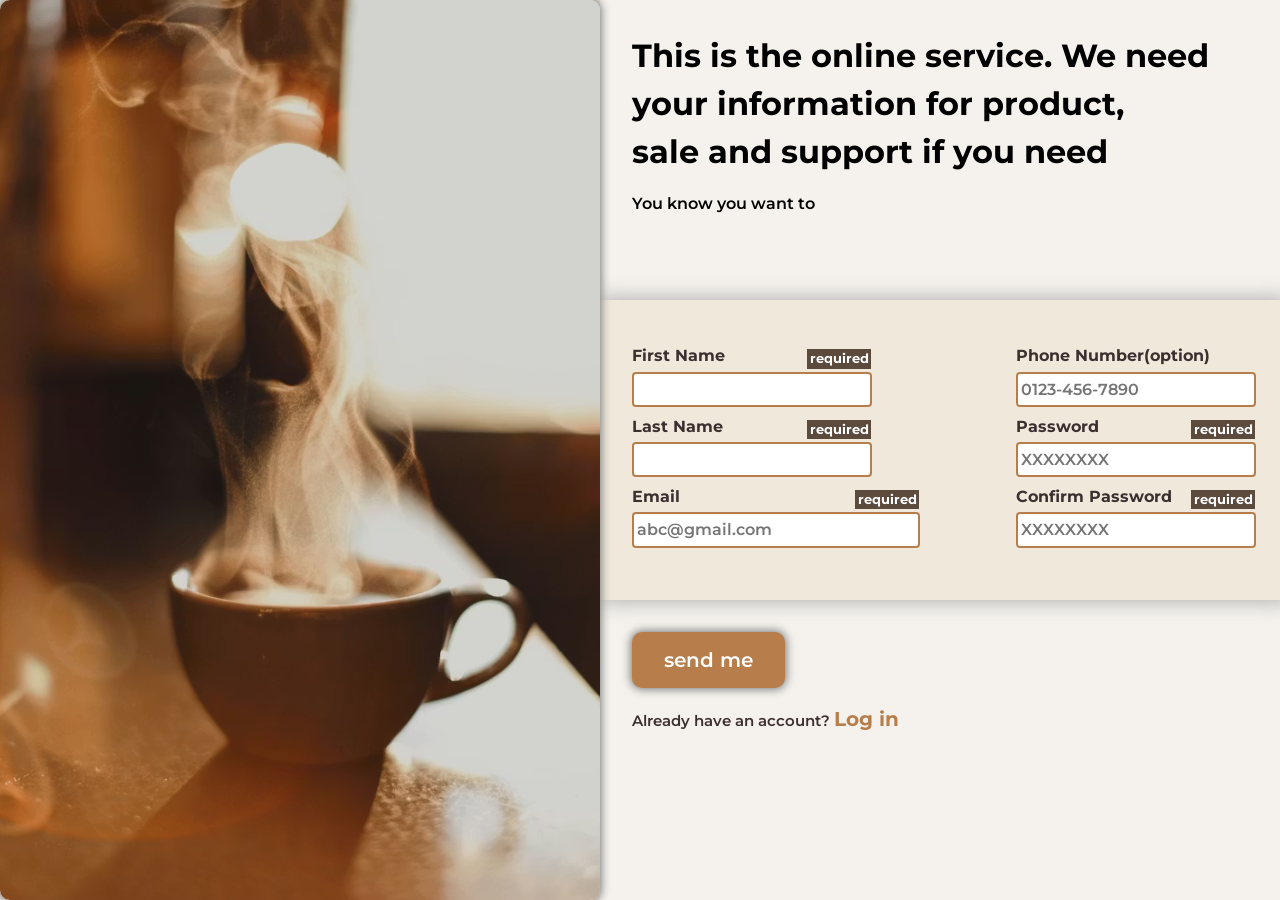
<file: index.html>
<!DOCTYPE html>
<html lang="en">
<head>
    <meta charset="UTF-8">
    <meta name="viewport" content="width=device-width, initial-scale=1.0">
    <title>Sign up</title>
    <link rel="stylesheet" href="style.css">
    <script src="script.js" defer></script>
</head>
<body>
    <div class="sign_in">
        <div class="image">
            <img src="image/side_picture.avif" alt="image">
        </div>
        <form id="form" class="form_signin" action="#" method="get">
            <div class="head_form">
                <h1 class="title">This is the online service. We need your information for product, sale and support if you need </h1>
                <p class="description">You know you want to</p>
            </div>
            <div class="body_form">
                <div class="left">
                    <div class="firstname">
                        <label for="fname">First Name</label>
                        <input type="text" name="fname" id="fname" required>
                        <span></span>
                    </div>
                    <div class="lastname">
                        <label for="lname">Last Name</label>
                        <input type="text" name="lname" id="lname" required>
                        <span></span>
                    </div>
                    <div class="email_user">
                        <label for="email">Email</label>
                        <input type="email" name="email" id="email" placeholder="abc@gmail.com" required>
                        <span></span>
                    </div>
                </div>
                <div class="right">
                    <div class="phone_number">
                        <label for="phone">Phone Number(option)</label>
                        <input type="tel" name="phone" id="phone" placeholder="0123-456-7890">
                        <span></span>
                    </div>
                    <div class="password_field">
                        <label for="password">Password</label>
                        <input type="password" name="password" id="password" placeholder="XXXXXXXX" required minlength="8" maxlength="100">
                        <span></span>

                        <ul class="password_rule">
                            <li id="length">at least 8 character</li>
                            <li id="number">at least 1 number</li>
                            <li id="character">at least 1 alphabet</li>
                        </ul>
                    </div>
                    <div class="confirm_password">
                        <label for="confirm">Confirm Password</label>
                        <input type="password" name="confirm" id="confirm" placeholder="XXXXXXXX" required maxlength="10">
                        <span></span>
                    </div>
                </div>
            </div>
            <div class="foot_form">
                <button id="btn" type="submit">send me</button>
                <p>Already have an account? <span class="log">Log in</span></p>
            </div>
        </form>
    </div>
</body>
</html>
</file>
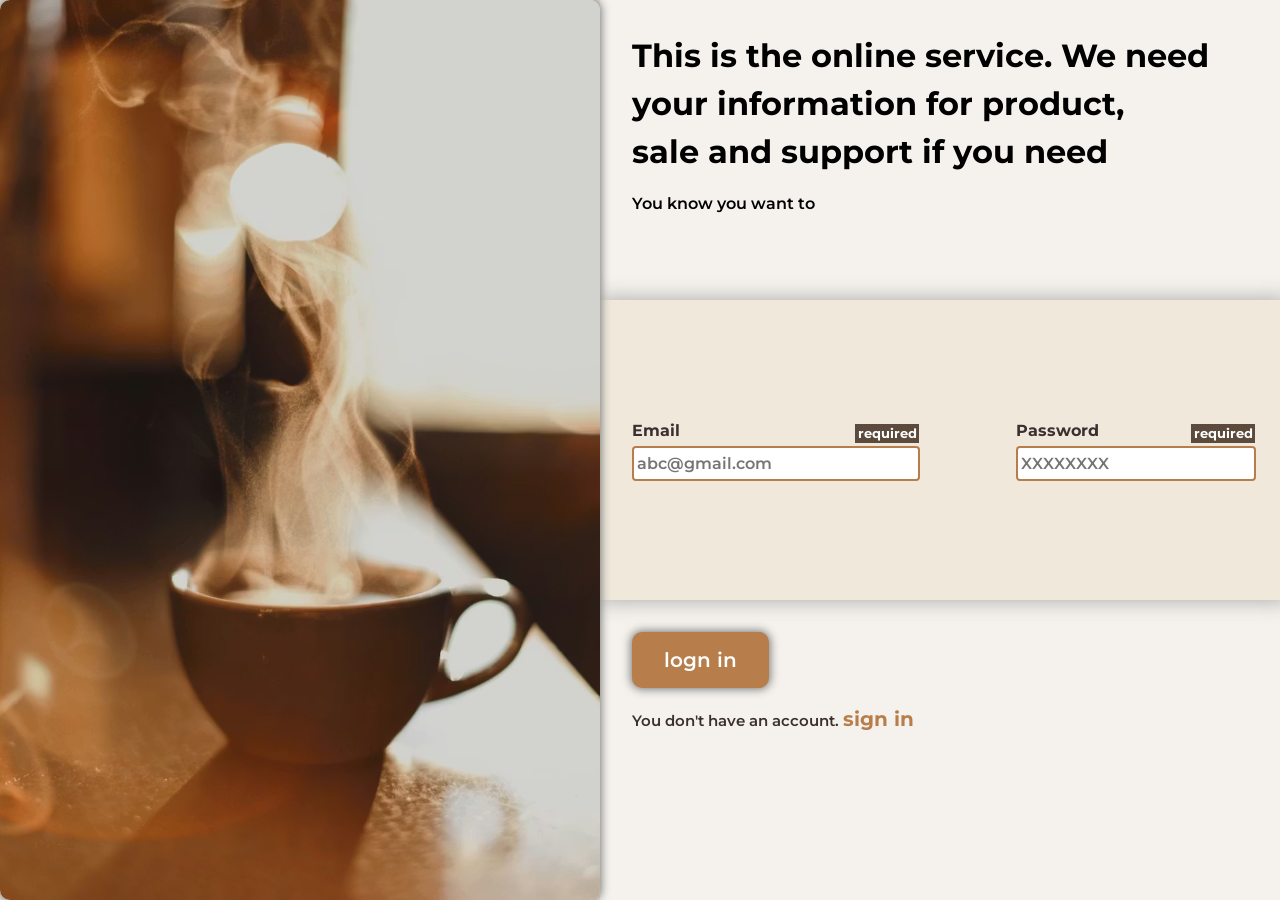
<file: login.html>
<!doctype html>
<html lang="en">
  <head>
    <meta charset="UTF-8" />
    <meta name="viewport" content="width=device-width, initial-scale=1.0" />
    <title>Sign up</title>
    <link rel="stylesheet" href="style.css" />
    <script src="script.js" defer></script>
  </head>
  <body>
    <div class="sign_in">
      <div class="image">
        <img src="image/side_picture.avif" alt="image" />
      </div>
      <form id="form" class="form_signin" action="#" method="get">
        <div class="head_form">
          <h1 class="title">
            This is the online service. We need your information for product,
            sale and support if you need
          </h1>
          <p class="description">You know you want to</p>
        </div>
        <div class="body_form">
          <div class="email_user">
            <label for="email">Email</label>
            <input
              type="email"
              name="email"
              id="email"
              placeholder="abc@gmail.com"
              required
            />
            <span></span>
          </div>
          <div class="password_field">
            <label for="password">Password</label>
            <input
              type="password"
              name="password"
              id="password"
              placeholder="XXXXXXXX"
              required
              minlength="8"
              maxlength="100"
            />
            <span></span>
          </div>
        </div>
        <div class="foot_form">
          <button id="btn" type="submit">logn in</button>
          <p>
            You don't have an account.
            <a href="signin.html"><span class="sign">sign in</span></a>
          </p>
        </div>
      </form>
    </div>
  </body>
</html>
</file>
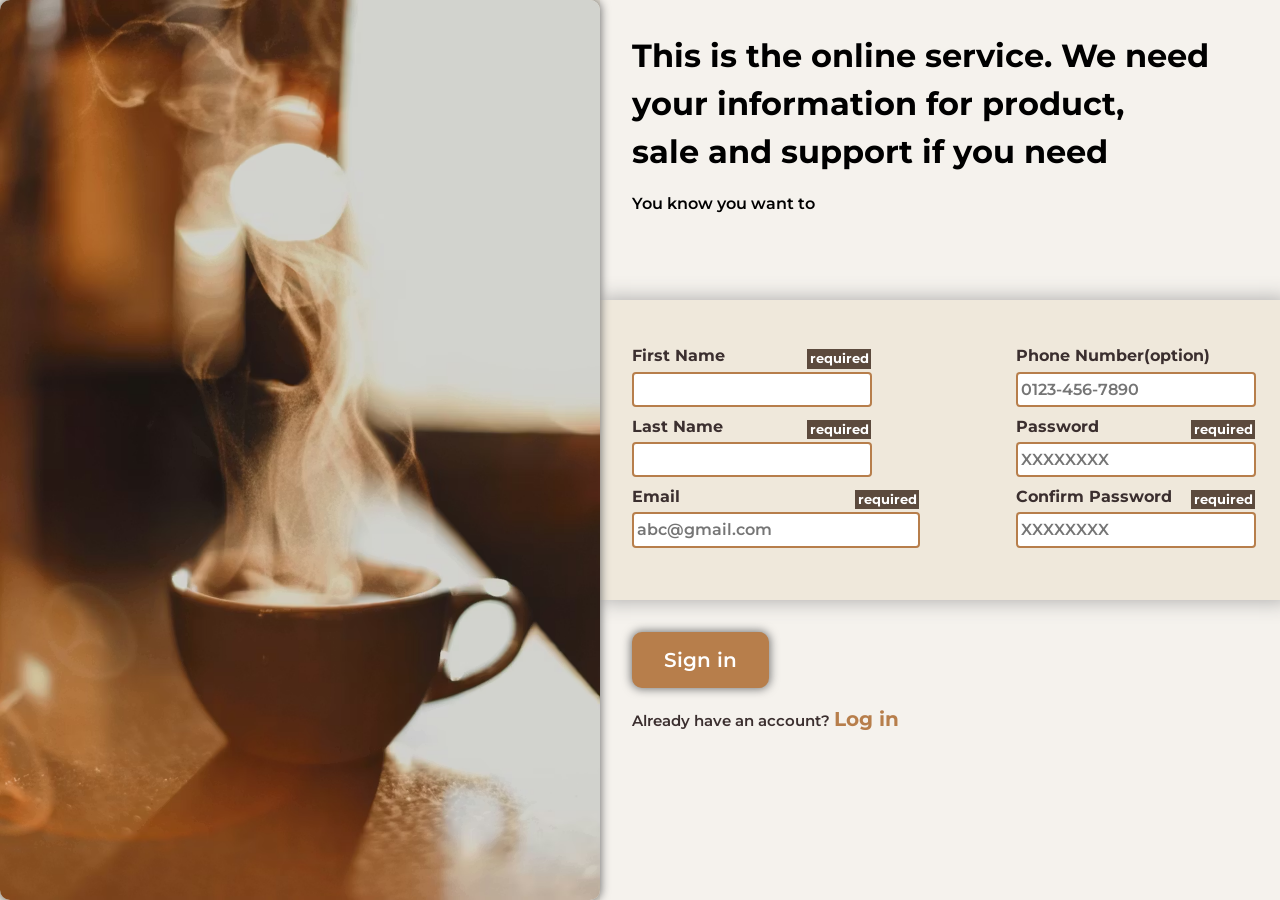
<file: signin.html>
<!doctype html>
<html lang="en">
  <head>
    <meta charset="UTF-8" />
    <meta name="viewport" content="width=device-width, initial-scale=1.0" />
    <title>Sign up</title>
    <link rel="stylesheet" href="style.css" />
    <script src="script.js" defer></script>
  </head>
  <body>
    <div class="sign_in">
      <div class="image">
        <img src="image/side_picture.avif" alt="image" />
      </div>
      <form id="form" class="form_signin" action="#" method="get">
        <div class="head_form">
          <h1 class="title">
            This is the online service. We need your information for product,
            sale and support if you need
          </h1>
          <p class="description">You know you want to</p>
        </div>
        <div class="body_form">
          <div class="left">
            <div class="firstname">
              <label for="fname">First Name</label>
              <input type="text" name="fname" id="fname" required />
              <span></span>
            </div>
            <div class="lastname">
              <label for="lname">Last Name</label>
              <input type="text" name="lname" id="lname" required />
              <span></span>
            </div>
            <div class="email_user">
              <label for="email">Email</label>
              <input
                type="email"
                name="email"
                id="email"
                placeholder="abc@gmail.com"
                required
              />
              <span></span>
            </div>
          </div>
          <div class="right">
            <div class="phone_number">
              <label for="phone">Phone Number(option)</label>
              <input
                type="tel"
                name="phone"
                id="phone"
                placeholder="0123-456-7890"
              />
              <span></span>
            </div>
            <div class="password_field">
              <label for="password">Password</label>
              <input
                type="password"
                name="password"
                id="password"
                placeholder="XXXXXXXX"
                required
                minlength="8"
                maxlength="100"
              />
              <span></span>

              <ul class="password_rule">
                <li id="length">at least 8 character</li>
                <li id="number">at least 1 number</li>
                <li id="character">at least 1 alphabet</li>
              </ul>
            </div>
            <div class="confirm_password">
              <label for="confirm">Confirm Password</label>
              <input
                type="password"
                name="confirm"
                id="confirm"
                placeholder="XXXXXXXX"
                required
                maxlength="10"
              />
              <span></span>
            </div>
          </div>
        </div>
        <div class="foot_form">
          <button id="btn" type="submit">Sign in</button>
          <p>
            Already have an account?
            <a href="login.html"><span class="log">Log in</span></a>
          </p>
        </div>
      </form>
    </div>
  </body>
</html>
</file>
<file: style.css>
@import url("https://fonts.googleapis.com/css2?family=Montserrat:ital,wght@0,100..900;1,100..900&display=swap");
/*
  Josh's Custom CSS Reset
  https://www.joshwcomeau.com/css/custom-css-reset/
*/

*,
*::before,
*::after {
  box-sizing: border-box;
}

*:not(dialog) {
  margin: 0;
}

@media (prefers-reduced-motion: no-preference) {
  html {
    interpolate-size: allow-keywords;
  }
}

body {
  line-height: 1.5;
  -webkit-font-smoothing: antialiased;
  font-family: "Montserrat", sans-serif;
  background-color: var(--color-container);
}

img,
picture,
video,
canvas,
svg {
  display: block;
  max-width: 100%;
}

input,
button,
textarea,
select {
  font: inherit;
}

p,
h1,
h2,
h3,
h4,
h5,
h6 {
  overflow-wrap: break-word;
  font-family: inherit;
}

p {
  text-wrap: pretty;
}
h1,
h2,
h3,
h4,
h5,
h6 {
  text-wrap: balance;
}

#root,
#__next {
  isolation: isolate;
}

a {
  text-decoration: none;
}

:root {
  /* Màu nền trang */
  --color-background: #f5f2ed; /* giấy cũ, beige nhẹ */
  --color-container: #efe8db; /* container nhạt hơn nền để tạo chiều sâu */

  /* Màu chữ */
  --color-text-main: #3b2f2f; /* nâu sẫm, dễ đọc */
  --color-text-secondary: #5c4a3d; /* nâu nhạt hơn cho subtitle / caption */
  --color-text-accent: #7c5e3c; /* nâu đỏ ấm để nhấn nhá link / highlight */

  /* Màu nút / link / accent */
  --color-accent: #b77e4b; /* nâu vàng ấm, tạo điểm nhấn */
  --color-accent-hover: #d1670b; /* hover đậm hơn */

  /* Border, divider */
  --color-border: #d4c3b0; /* nâu nhạt / sepia */

  --body-font: "Montserrat", sans-serif;
  --second-font: "Dancing Script", cursive;
  --biggest-font-size: 3rem;
  --bigger-font-size: 2rem;
  --h1-font-size: 1.5rem;
  --h2-font-size: 1.25rem;
  --h3-font-size: 1rem;
  --normal-font-size: 0.938rem;
  --small-font-size: 0.813rem;

  --font-regular: 400;
  --font-semi-bold: 600;
  --font-bold: 700;
}

/* style sign in */

.sign_in {
  height: 100vh;
  width: 100vw;

  display: flex;
}

.sign_in .image {
  flex-shrink: 0;
  width: fit-content;
  height: 100vh;
  z-index: 2;
  overflow: hidden;
  border-radius: 10px;
  box-shadow: 0 0 10px 1px rgb(115, 115, 115);
}

.sign_in .image img {
  height: 100vh;
  object-fit: cover;
}

.sign_in .form_signin {
  display: flex;
  flex-direction: column;
  max-height: 100vh;
}

.sign_in .form_signin .head_form,
.sign_in .form_signin .body_form,
.sign_in .form_signin .foot_form {
  height: calc(100vh / 3);
}

.sign_in .form_signin .head_form {
  display: flex;
  padding: 2rem;
  flex-direction: column;
  background-color: var(--color-background);
}

.sign_in .form_signin .head_form .description {
  font-weight: var(--font-semi-bold);
  margin-top: 1rem;
}

.sign_in .form_signin .body_form {
  background-color: var(--color-container);
  color: var(--color-text-main);
  padding: 0 2rem;
  display: flex;
  justify-content: flex-start;
  align-items: center;
  gap: 6rem;
  box-shadow: 0 0 20px 1px rgb(172, 171, 171);
  z-index: 1;
}

.sign_in .form_signin .body_form .left {
  display: flex;
  flex-direction: column;
}

.sign_in .form_signin .body_form .right {
  display: flex;
  flex-direction: column;
}

.sign_in .form_signin .body_form label {
  display: block;
  font-weight: var(--font-bold);
  margin-bottom: 0.2rem;
}

.sign_in .form_signin .body_form div > div {
  margin-bottom: 0.5rem;
}

.sign_in .form_signin .foot_form {
  padding: 2rem;
  background-color: var(--color-background);
  color: var(--color-text-main);
  font-size: var(--normal-font-size);
  font-weight: var(--font-semi-bold);
}

.sign_in .form_signin .foot_form button[type="submit"] {
  padding: 0.8rem 2rem;
  font-size: var(--h2-font-size);
  margin-bottom: 1rem;
  background-color: var(--color-accent);
  border: none;
  color: white;
  border-radius: 10px;
  transition: 0.3s ease;
  box-shadow: 0 0 10px 1px rgb(115, 115, 115);
}

.sign_in .form_signin .foot_form button[type="submit"]:hover {
  background-color: var(--color-accent-hover);
  cursor: pointer;
  padding: 0.8rem 2.5rem;
}

.sign_in .form_signin .foot_form .log {
  font-weight: var(--font-bold);
  font-size: var(--h2-font-size);
  color: var(--color-accent);
  transition: 0.3s ease;
}

.sign_in .form_signin .foot_form .log:hover {
  color: var(--color-accent-hover);
  cursor: pointer;
}

.sign_in .form_signin .body_form input {
  border-radius: 4px;
  border: 2px solid var(--color-accent);
}

.sign_in .form_signin .body_form input:focus {
  border: 2px solid var(--color-accent-hover);
}

.sign_in .form_signin .body_form input {
  outline: none;
  padding: 0.2rem;
  height: 2.2rem;
  width: 15rem;
  font-weight: var(--font-semi-bold);
  color: var(--color-text-accent);
}

.sign_in .form_signin .body_form input:user-invalid {
  border: 2px solid red;
}

.sign_in .form_signin .body_form input:user-invalid + span::after {
  content: "✖";
  color: red;
}

.sign_in .form_signin .body_form input:user-valid + span::after {
  content: "✓";
  color: green;
}

.sign_in .form_signin .body_form input[type="email"] {
  width: 18rem;
}

.sign_in .form_signin .body_form input:user-invalid {
  border: 2px solid red;
}

.sign_in .form_signin .body_form input + span {
  position: relative;
}

.sign_in .form_signin .body_form input[type="text"] + span::before,
.sign_in .form_signin .body_form input[type="email"] + span::before,
.sign_in .form_signin .body_form input[type="password"] + span::before {
  content: "required";
  position: absolute;
  display: block;
  background-color: var(--color-text-secondary);
  font-weight: var(--font-bold);
  color: white;
  font-size: var(--small-font-size);
  width: 4rem;
  text-align: center;
  right: 1px;
  bottom: 30px;
}

.sign_in .form_signin .body_form .password_field {
  position: relative;
}

.sign_in .form_signin .body_form .password_field .password_rule {
  position: absolute;
  width: 18rem;
  left: 240px;
  top: 8px;
  visibility: hidden;
}

.sign_in .form_signin .body_form .password_field .password_rule li.valid {
  color: green;
}

.sign_in .form_signin .body_form .password_field:focus-within .password_rule {
  visibility: visible;
}

.sign_in .form_signin .foot_form .sign {
  color: var(--color-accent);
  font-size: var(--h2-font-size);
  font-weight: var(--font-bold);
  transition: 0.3s ease;
}

.sign_in .form_signin .foot_form .sign:hover {
  cursor: pointer;
  color: var(--color-accent-hover);
}
</file>
